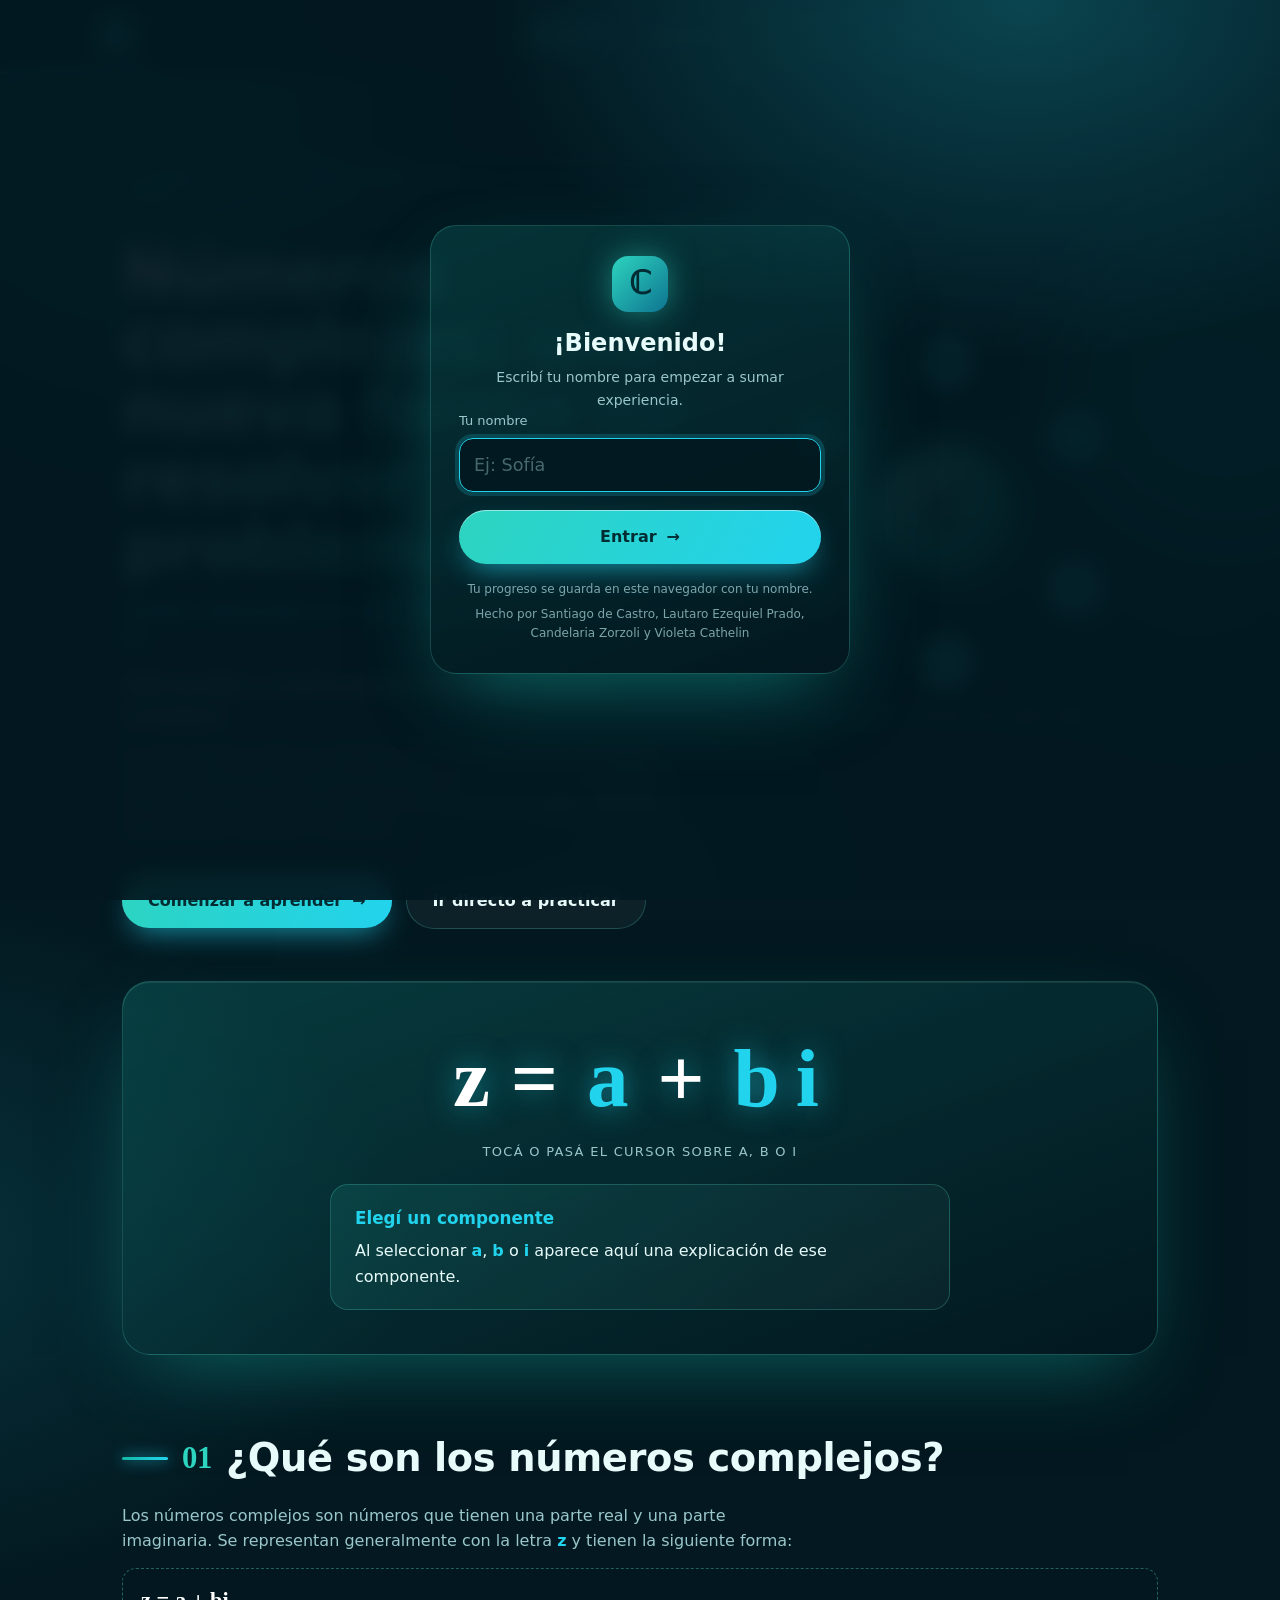
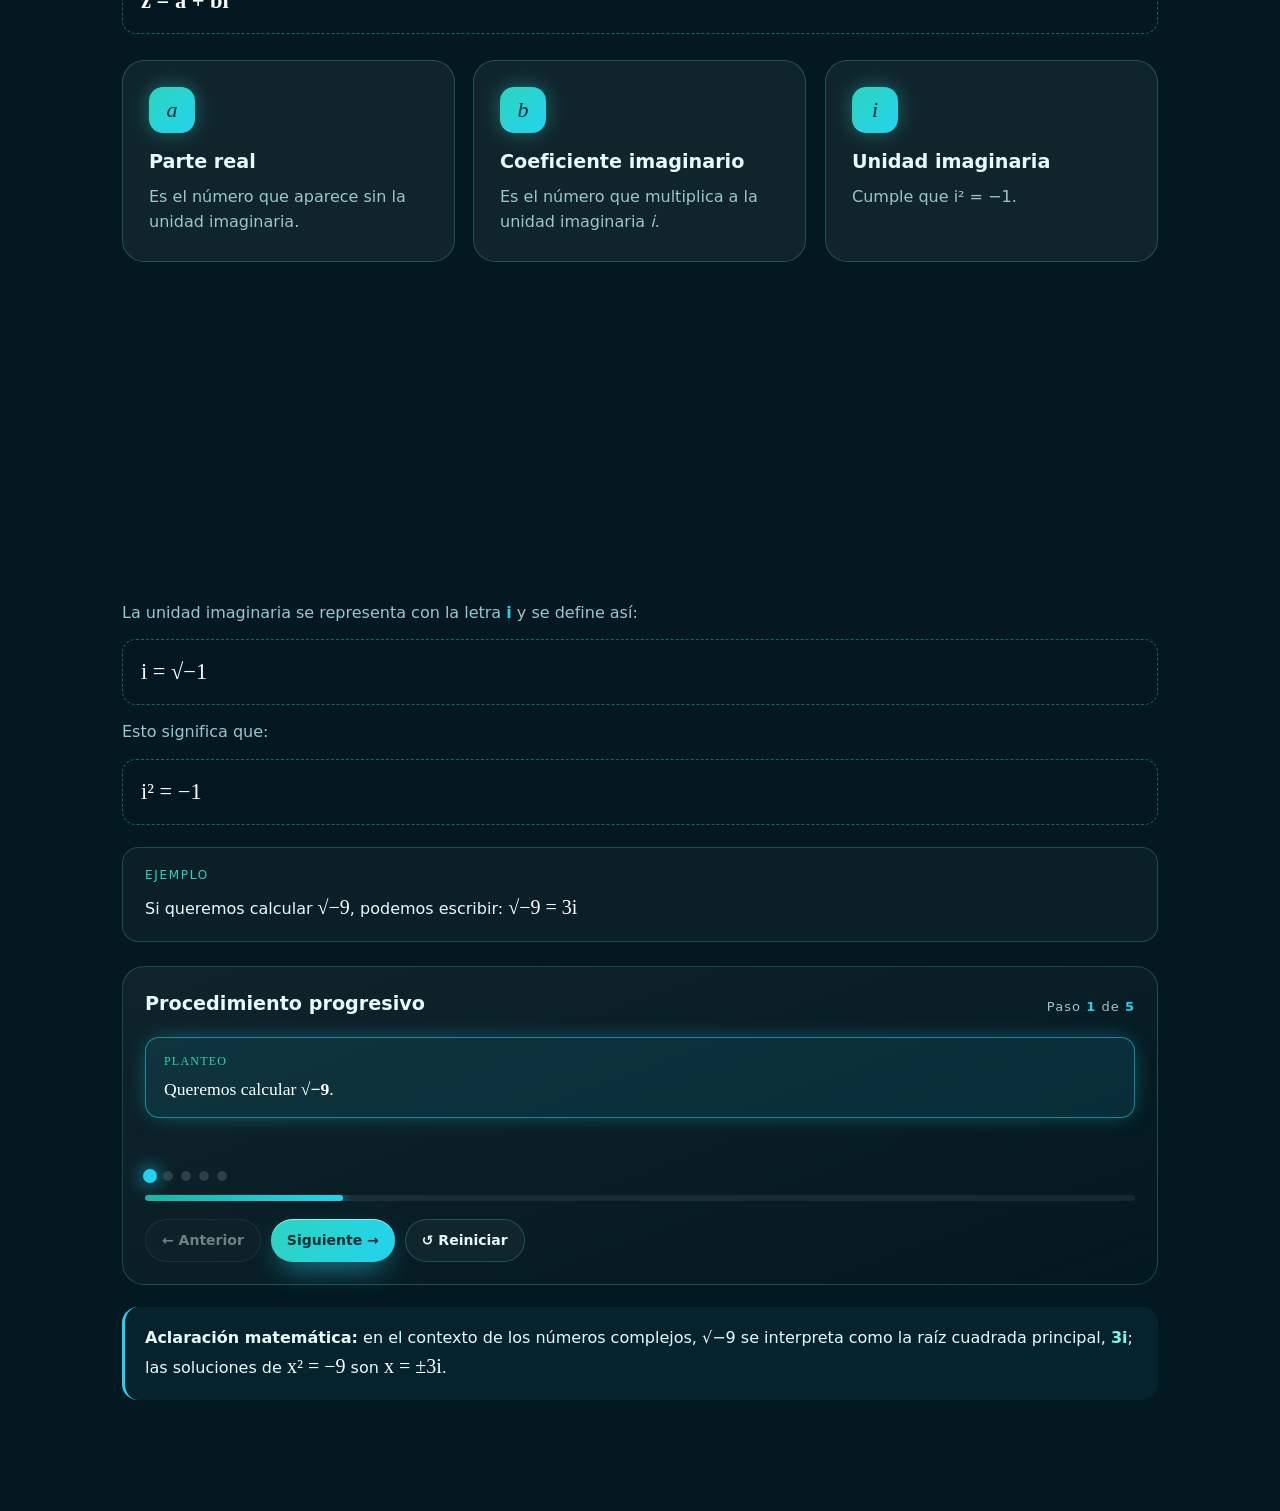
<file: index.html>
<!DOCTYPE html>
<html lang="es">
<head>
<meta charset="UTF-8">
<meta name="viewport" content="width=device-width, initial-scale=1">
<title>Números complejos · Análisis Matemático 5.º año · Escuela Industrial E.E.S.T N1</title>
<link rel="stylesheet" href="style.css">

</head>
<body class="locked">

<!-- LOGIN / REGISTRO -->
<div class="auth" id="auth" role="dialog" aria-modal="true" aria-labelledby="authTitle">
  <div class="auth-card">
    <div class="auth-logo">ℂ</div>
    <h2 id="authTitle">¡Bienvenido!</h2>
    <p class="sub" id="authSub">Escribí tu nombre para empezar a sumar experiencia.</p>
    <div id="loginForm">
      <div class="field"><label for="lgUser">Tu nombre</label><input id="lgUser" type="text" autocomplete="nickname" maxlength="20" placeholder="Ej: Sofía" required></div>
      <div class="auth-msg" id="lgMsg" aria-live="polite"></div>
      <button class="btn" type="button" id="btnEnter">Entrar <span class="arrow">→</span></button>
    </div>
    <p class="auth-note" id="authNote">Tu progreso se guarda en este navegador con tu nombre.</p>
    <p class="auth-note" style="margin-top:6px">Hecho por Santiago de Castro, Lautaro Ezequiel Prado, Candelaria Zorzoli y Violeta Cathelin</p>
  </div>
</div>
<div class="toasts" id="toasts" aria-live="polite"></div>

<div class="bg" aria-hidden="true">
  <div class="blob b1"></div><div class="blob b2"></div><div class="blob b3"></div>
  <div class="sym" id="sym"></div>
</div>

<header class="nav">
  <div class="nav-in">
    <div class="brand"><div class="brand-mark">i</div><button class="uchip" id="uchip" data-go="perfil" title="Ver mi perfil"><span class="av" id="chipAv">?</span><span id="chipName"></span><span class="xp" id="chipXp">0 XP</span></button></div>
    <nav class="tabs" id="tabs" role="tablist" aria-label="Secciones">
      <div class="pill" id="pill"></div>
      <button class="tab" role="tab" data-go="inicio" aria-current="true"><span class="ic">ℂ</span><span class="idx">1</span>Inicio</button>
      <button class="tab" role="tab" data-go="operaciones" aria-current="false"><span class="ic">+</span><span class="idx">2</span>Operaciones</button>
      <button class="tab" role="tab" data-go="practica" aria-current="false"><span class="ic">✎</span><span class="idx">3</span>Práctica</button>
      <button class="tab" role="tab" data-go="reflexion" aria-current="false"><span class="ic">?</span><span class="idx">4</span>Reflexión</button>
      <button class="tab" role="tab" data-go="conclusion" aria-current="false"><span class="ic">★</span><span class="idx">5</span>Conclusión</button>
      <button class="tab" role="tab" data-go="perfil" aria-current="false"><span class="ic">☺</span><span class="idx">6</span>Perfil</button>
    </nav>
  </div>
  <div class="gbar"><i id="gbar"></i></div>
</header>

<main>

<!-- 1. INICIO -->
<section class="view active" id="v-inicio" aria-label="Inicio y conceptos">
  <div class="deco" style="width:340px;height:340px;background:var(--turq);right:-120px;top:120px"></div>
  <div class="wrap">
    <div class="hero-grid">
      <div>
        <span class="kicker" data-reveal><span class="dot"></span>Análisis Matemático 5.º año · Escuela Industrial E.E.S.T N1</span>
        <h1 class="title" data-reveal style="--rd:80ms">Números complejos: una nueva forma de resolver problemas</h1>
        <p class="subtitle" data-reveal style="--rd:160ms">Análisis Matemático 5.º año · Escuela Industrial E.E.S.T N1</p>
        <p class="lead" data-reveal style="--rd:260ms">¡Bienvenidos a nuestra página web sobre números complejos!</p>
        <p class="p" data-reveal style="--rd:340ms">En este espacio vamos a aprender qué son los números complejos, cómo se representan algebraicamente y cuáles son sus operaciones básicas. La idea es comprender los conceptos principales mediante explicaciones sencillas y ejemplos.</p>
        <div class="cta-row" data-reveal style="--rd:440ms">
          <button class="btn" data-go="operaciones">Comenzar a aprender <span class="arrow">→</span></button>
          <button class="btn ghost" data-go="practica">Ir directo a practicar</button>
        </div>
      </div>
      <div data-reveal="zoom" style="--rd:200ms">
        <div class="orbit" id="orbit" aria-label="Conjuntos numéricos">
          <div class="ring"></div><div class="ring r2"></div>
          <div class="letters" id="letters"></div>
          <div class="core" tabindex="0" data-set="C">ℂ<span class="tip"><b>ℂ · Números complejos</b>Son de la forma a + bi, con a y b reales. Incluyen a todos los demás conjuntos.</span></div>
        </div>
        <p class="orbit-hint">Tocá o pasá el mouse por cada letra</p>
      </div>
    </div>

    <div class="fhero" data-reveal="formula" style="--rd:120ms">
      <div class="shine"></div>
      <div class="big" aria-label="z igual a a más b i">
        z = <span class="part" data-part="a" tabindex="0" role="button">a</span> +
        <span class="part" data-part="b" tabindex="0" role="button">b</span><span class="part" data-part="i" tabindex="0" role="button">i</span>
      </div>
      <div class="caption">Tocá o pasá el cursor sobre a, b o i</div>
      <div class="panel" id="partPanel" aria-live="polite">
        <strong>Elegí un componente</strong>
        <p>Al seleccionar <span class="hl">a</span>, <span class="hl">b</span> o <span class="hl">i</span> aparece aquí una explicación de ese componente.</p>
      </div>
    </div>

    <h2 class="h2" data-reveal><span class="num">01</span>¿Qué son los números complejos?</h2>
    <p class="p" data-reveal>Los números complejos son números que tienen una parte real y una parte imaginaria. Se representan generalmente con la letra <span class="hl">z</span> y tienen la siguiente forma:</p>
    <div class="mathline" data-reveal><strong>z = a + bi</strong></div>

    <div class="grid3">
      <article class="card" data-reveal data-tilt style="--rd:0ms">
        <div class="badge-ico">a</div>
        <h3 class="h3">Parte real</h3>
        <p class="muted">Es el número que aparece sin la unidad imaginaria.</p>
      </article>
      <article class="card" data-reveal data-tilt style="--rd:120ms">
        <div class="badge-ico">b</div>
        <h3 class="h3">Coeficiente imaginario</h3>
        <p class="muted">Es el número que multiplica a la unidad imaginaria <i>i</i>.</p>
      </article>
      <article class="card" data-reveal data-tilt style="--rd:240ms">
        <div class="badge-ico">i</div>
        <h3 class="h3">Unidad imaginaria</h3>
        <p class="muted">Cumple que i² = −1.</p>
      </article>
    </div>

    <div class="example" data-reveal>
      <div class="lbl">Ejemplo</div>
      <p>En el número <span class="ex-math">z = 3 + 2i</span>, la parte real es <span class="res">3</span> y el coeficiente de la parte imaginaria es <span class="res">2</span>.</p>
    </div>
    <p class="p" data-reveal style="margin-top:22px">Los números complejos permiten resolver algunas operaciones y ecuaciones que no tienen solución dentro de los números reales.</p>

    <h2 class="h2" data-reveal><span class="num">02</span>La unidad imaginaria</h2>
    <p class="p" data-reveal>La unidad imaginaria se representa con la letra <span class="hl">i</span> y se define así:</p>
    <div class="mathline" data-reveal>i = √−1</div>
    <p class="p" data-reveal>Esto significa que:</p>
    <div class="mathline" data-reveal>i² = −1</div>

    <div class="example" data-reveal>
      <div class="lbl">Ejemplo</div>
      <p>Si queremos calcular <span class="ex-math">√−9</span>, podemos escribir: <span class="ex-math">√−9 = 3i</span></p>
    </div>

    <div class="stepper" data-stepper="st-unit" data-reveal>
      <div class="stepper-head"><div class="h3">Procedimiento progresivo</div><div class="counter">Paso <b class="cur">1</b> de <b class="tot">1</b></div></div>
      <div class="step-area" aria-live="polite"></div>
      <div class="dots"></div>
      <div class="bar"><i></i></div>
      <div class="controls">
        <button class="btn ghost small" data-act="prev">← Anterior</button>
        <button class="btn small" data-act="next">Siguiente →</button>
        <button class="btn ghost small" data-act="reset">↺ Reiniciar</button>
      </div>
    </div>

    <div class="note" data-reveal>
      <strong>Aclaración matemática:</strong> en el contexto de los números complejos, √−9 se interpreta como la raíz cuadrada principal, <span class="res">3i</span>; las soluciones de <span class="ex-math">x² = −9</span> son <span class="ex-math">x = ±3i</span>.
    </div>
  </div>
</section>

<!-- 2. OPERACIONES -->
<section class="view" id="v-operaciones" aria-label="Explicaciones y operaciones">
  <div class="deco" style="width:300px;height:300px;background:#0e7490;left:-120px;top:60px"></div>
  <div class="wrap">
    <span class="kicker" data-reveal><span class="dot"></span>Sección 2</span>
    <h2 class="title sm" data-reveal style="--rd:80ms">Explicaciones y operaciones</h2>
    <p class="lead" data-reveal style="--rd:160ms">Cada operación se muestra paso a paso. Usá los controles para avanzar, retroceder o reiniciar.</p>

    <h2 class="h2" data-reveal><span class="num">2.1</span>Suma</h2>
    <div class="card" data-reveal data-tilt>
      <div class="badge-ico">+</div>
      <p class="muted">Para sumar números complejos, sumamos las partes reales entre sí y las partes imaginarias entre sí.</p>
      <div class="example"><div class="lbl">Ejemplo</div><div class="ex-math">(3 + 2i) + (1 + 4i)</div></div>
      <div class="mathline" style="margin-top:14px">Resultado: <span class="res">4 + 6i</span></div>
      <div class="stepper" data-stepper="st-sum">
        <div class="stepper-head"><div class="h3">Procedimiento animado</div><div class="counter">Paso <b class="cur">1</b> de <b class="tot">1</b></div></div>
        <div class="step-area" aria-live="polite"></div>
        <div class="dots"></div>
        <div class="bar"><i></i></div>
        <div class="controls">
          <button class="btn ghost small" data-act="prev">← Anterior</button>
          <button class="btn small" data-act="next">Siguiente →</button>
          <button class="btn ghost small" data-act="reset">↺ Reiniciar</button>
        </div>
      </div>
    </div>

    <h2 class="h2" data-reveal><span class="num">2.2</span>Resta</h2>
    <div class="card" data-reveal data-tilt>
      <div class="badge-ico">−</div>
      <p class="muted">Para restar números complejos, restamos las partes reales entre sí y las partes imaginarias entre sí.</p>
      <div class="example"><div class="lbl">Ejemplo</div><div class="ex-math">(5 + 3i) − (2 + i)</div></div>
      <div class="mathline" style="margin-top:14px">Resultado: <span class="res">3 + 2i</span></div>
      <div class="stepper" data-stepper="st-sub">
        <div class="stepper-head"><div class="h3">Procedimiento animado</div><div class="counter">Paso <b class="cur">1</b> de <b class="tot">1</b></div></div>
        <div class="step-area" aria-live="polite"></div>
        <div class="dots"></div>
        <div class="bar"><i></i></div>
        <div class="controls">
          <button class="btn ghost small" data-act="prev">← Anterior</button>
          <button class="btn small" data-act="next">Siguiente →</button>
          <button class="btn ghost small" data-act="reset">↺ Reiniciar</button>
        </div>
      </div>
    </div>

    <h2 class="h2" data-reveal><span class="num">2.3</span>Multiplicación</h2>
    <div class="card" data-reveal data-tilt>
      <div class="badge-ico">×</div>
      <p class="muted">Para multiplicar números complejos, aplicamos la propiedad distributiva y recordamos que i² = −1.</p>
      <div class="example"><div class="lbl">Ejemplo</div><div class="ex-math">(2 + i)(3 + i)</div></div>
      <div class="mathline" style="margin-top:14px">Resultado: <span class="res">5 + 5i</span></div>
      <div class="stepper" data-stepper="st-mul">
        <div class="stepper-head"><div class="h3">Procedimiento animado</div><div class="counter">Paso <b class="cur">1</b> de <b class="tot">1</b></div></div>
        <div class="step-area" aria-live="polite"></div>
        <div class="dots"></div>
        <div class="bar"><i></i></div>
        <div class="controls">
          <button class="btn ghost small" data-act="prev">← Anterior</button>
          <button class="btn small" data-act="next">Siguiente →</button>
          <button class="btn ghost small" data-act="reset">↺ Reiniciar</button>
        </div>
      </div>
    </div>

    <div class="note" data-reveal style="margin-top:34px">
      <strong>Idea clave:</strong> trabajamos igual que con binomios, agrupando términos semejantes. La única regla extra es reemplazar <span class="res">i² por −1</span>.
    </div>
    <div class="cta-row" data-reveal><button class="btn" data-go="practica">Practicar con ejercicios <span class="arrow">→</span></button></div>
  </div>
</section>

<!-- 3. PRÁCTICA -->
<section class="view" id="v-practica" aria-label="Práctica interactiva">
  <div class="deco" style="width:320px;height:320px;background:var(--cyan);opacity:.25;right:-100px;top:40px"></div>
  <div class="wrap">
    <div class="practice-head">
      <div>
        <span class="kicker" data-reveal><span class="dot"></span>Sección 3</span>
        <h2 class="title sm" data-reveal style="--rd:80ms">¡Poné a prueba lo que aprendiste!</h2>
        <p class="lead" data-reveal style="--rd:160ms">Ahora que conocemos los conceptos básicos, vamos a practicar con algunos ejercicios.</p>
      </div>
      <div class="score" data-reveal style="--rd:220ms">
        <div class="muted" style="font-size:13px;letter-spacing:.08em;text-transform:uppercase">Progreso</div>
        <div class="big-n"><span id="solvedN">0</span> / 4 resueltos</div>
        <div class="bar"><i id="practiceBar"></i></div>
      </div>
    </div>

    <article class="ex gen" data-reveal id="gen">
      <div class="gen-head">
        <div>
          <div class="h3">Generador de operaciones</div>
          <p class="muted" style="font-size:14px">Cada operación es aleatoria y distinta para cada usuario. Resolvela bien para ganar experiencia.</p>
        </div>
        <button class="btn" id="btnGen">Generar operación <span class="arrow">⟳</span></button>
      </div>
      <p class="gen-empty" id="genEmpty">Tocá <b>Generar operación</b> para empezar.</p>
      <div class="gen-body" id="genBody" hidden>
        <div class="ex-top" style="margin-top:18px"><span class="gen-type" id="genType"></span><span class="xp-pill" id="genXp"></span><div class="ex-status" data-status>Pendiente</div></div>
        <p class="ex-prompt" id="genPrompt">Resolvé:</p>
        <div class="ex-expr" id="genExpr"></div>
        <div class="fields"><div class="field" style="max-width:360px"><label for="genIn">Tu respuesta</label><input id="genIn" type="text" autocomplete="off" placeholder="Formato: a + bi"></div></div>
        <div class="ex-actions">
          <button class="btn small" id="genCheck">Verificar</button>
          <button class="btn ghost small" id="genHint">Pista</button>
        </div>
        <div class="ex-actions" id="genWrong" hidden>
          <button class="btn small" id="genRetry">↺ Reintentar</button>
          <button class="btn ghost small" id="genChange">Cambiar ejercicio</button>
        </div>
        <div class="hints" id="genHints"></div>
        <div class="fb" id="genFb" role="status"></div>
        <div class="explain" id="genExplain" hidden></div>
      </div>
    </article>

    <h2 class="h2" data-reveal><span class="num">✎</span>Ejercicios guiados</h2>

    <article class="ex" data-reveal data-ex="1">
      <div class="ex-top"><div class="ex-num">1</div><div class="ex-status" data-status>Pendiente</div></div>
      <p class="ex-prompt">Identificá la parte real y el coeficiente de la parte imaginaria de:</p>
      <div class="ex-expr">4 + 7i</div>
      <div class="fields">
        <div class="field"><label for="e1re">Parte real</label><input id="e1re" type="text" autocomplete="off" placeholder="Un número" data-f="re"></div>
        <div class="field"><label for="e1im">Coeficiente imaginario</label><input id="e1im" type="text" autocomplete="off" placeholder="Un número" data-f="im"></div>
      </div>
      <div class="ex-actions">
        <button class="btn small" data-check>Verificar</button>
        <button class="btn ghost small" data-hint>Pista</button>
        <button class="btn ghost small" data-explain disabled>Ver explicación</button>
        <button class="btn ghost small" data-retry>Reintentar</button>
      </div>
      <div class="hints" data-hints></div>
      <div class="fb" data-fb role="status"></div>
      <div class="explain" data-explain-box hidden></div>
    </article>

    <article class="ex" data-reveal data-ex="2">
      <div class="ex-top"><div class="ex-num">2</div><div class="ex-status" data-status>Pendiente</div></div>
      <p class="ex-prompt">Resolvé:</p>
      <div class="ex-expr">(2 + 3i) + (4 + i)</div>
      <div class="fields"><div class="field" style="max-width:360px"><label for="e2in">Tu respuesta</label><input id="e2in" type="text" autocomplete="off" placeholder="Formato: a + bi" data-f="z"></div></div>
      <div class="ex-actions">
        <button class="btn small" data-check>Verificar</button>
        <button class="btn ghost small" data-hint>Pista</button>
        <button class="btn ghost small" data-explain disabled>Ver explicación</button>
        <button class="btn ghost small" data-retry>Reintentar</button>
      </div>
      <div class="hints" data-hints></div>
      <div class="fb" data-fb role="status"></div>
      <div class="explain" data-explain-box hidden></div>
    </article>

    <article class="ex" data-reveal data-ex="3">
      <div class="ex-top"><div class="ex-num">3</div><div class="ex-status" data-status>Pendiente</div></div>
      <p class="ex-prompt">Resolvé:</p>
      <div class="ex-expr">(6 + 5i) − (2 + 3i)</div>
      <div class="fields"><div class="field" style="max-width:360px"><label for="e3in">Tu respuesta</label><input id="e3in" type="text" autocomplete="off" placeholder="Formato: a + bi" data-f="z"></div></div>
      <div class="ex-actions">
        <button class="btn small" data-check>Verificar</button>
        <button class="btn ghost small" data-hint>Pista</button>
        <button class="btn ghost small" data-explain disabled>Ver explicación</button>
        <button class="btn ghost small" data-retry>Reintentar</button>
      </div>
      <div class="hints" data-hints></div>
      <div class="fb" data-fb role="status"></div>
      <div class="explain" data-explain-box hidden></div>
    </article>

    <article class="ex" data-reveal data-ex="4">
      <div class="ex-top"><div class="ex-num">4</div><div class="ex-status" data-status>Pendiente</div></div>
      <p class="ex-prompt">Calculá:</p>
      <div class="ex-expr">(1 + 2i)(2 + i)</div>
      <div class="fields"><div class="field" style="max-width:360px"><label for="e4in">Tu respuesta final</label><input id="e4in" type="text" autocomplete="off" placeholder="Formato: a + bi" data-f="z"></div></div>
      <div class="ex-actions">
        <button class="btn small" data-check>Verificar</button>
        <button class="btn ghost small" data-hint>Pista</button>
        <button class="btn ghost small" data-explain disabled>Ver explicación</button>
        <button class="btn ghost small" data-retry>Reintentar</button>
      </div>
      <div class="hints" data-hints></div>
      <div class="fb" data-fb role="status"></div>
      <div class="explain" data-explain-box hidden></div>
    </article>

    <div class="cta-row" style="margin-top:30px" data-reveal>
      <button class="btn ghost" id="btnSummary">Ver resumen de ejercicios</button>
      <button class="btn ghost" id="btnResetPractice">Reiniciar práctica</button>
    </div>
    <div class="summary" id="summary" role="region" aria-label="Resumen de ejercicios">
      <h3 class="h3">Resumen de ejercicios</h3>
      <p class="muted" id="sumText"></p>
      <ul id="sumList"></ul>
    </div>
  </div>
</section>

<!-- 4. REFLEXIÓN -->
<section class="view" id="v-reflexion" aria-label="Autorreflexión">
  <div class="deco" style="width:280px;height:280px;background:var(--turq);left:-100px;top:200px"></div>
  <div class="wrap">
    <span class="kicker" data-reveal><span class="dot"></span>Sección 4</span>
    <h2 class="title sm" data-reveal style="--rd:80ms">¿Qué aprendimos?</h2>
    <p class="lead" data-reveal style="--rd:160ms">Después de trabajar con los números complejos, es importante detenernos a pensar en nuestro propio aprendizaje.</p>

    <div class="cta-row" data-reveal style="margin-top:20px">
      <div style="width:min(420px,80vw)">
        <div class="muted" style="font-size:13px;margin-bottom:6px"><span id="reflN">0</span> de 6 preguntas completadas</div>
        <div class="bar"><i id="reflBar"></i></div>
      </div>
    </div>

    <div class="refl-grid" id="reflGrid"></div>

    <div class="cta-row" style="margin-top:26px">
      <button class="btn ghost" id="btnReview">Revisar respuestas</button>
      <button class="btn" id="btnFinish">Finalizar reflexión</button>
    </div>
    <div class="msg" id="reflMsg" aria-live="polite"></div>

    <div class="review" id="review">
      <h3 class="h3">Tus respuestas</h3>
      <div id="reviewList"></div>
    </div>

    <div class="final" id="final" role="status">
      <div class="trophy">🎓</div>
      <h3>¡Reflexión completada!</h3>
      <p class="muted" style="margin-top:8px">Reconocer lo que ya sabés y lo que todavía necesitás repasar es parte esencial de aprender. ¡Muy bien!</p>
    </div>

    <div class="note" data-reveal style="margin-top:40px">
      <p>Aprender números complejos nos permitió conocer un conjunto numérico diferente de los que habíamos estudiado. Aunque al principio algunos conceptos pueden parecer difíciles, con ejemplos y práctica podemos comprenderlos mejor.</p>
      <p style="margin-top:12px">La autorreflexión nos ayuda a reconocer nuestros avances, identificar nuestras dificultades y saber qué necesitamos repasar para seguir aprendiendo.</p>
    </div>
  </div>
</section>

<!-- 5. CONCLUSIÓN -->
<section class="view" id="v-conclusion" aria-label="Conclusión">
  <div class="deco" style="width:260px;height:260px;background:var(--cyan);opacity:.2;right:10%;top:80px"></div>
  <div class="wrap">
    <span class="kicker" data-reveal><span class="dot"></span>Sección 5</span>
    <h2 class="title sm" data-reveal style="--rd:80ms">Lo que nos llevamos de este aprendizaje</h2>

    <div class="conclu" data-reveal="zoom">
      <p class="lead" style="margin-top:0">Los números complejos son una herramienta importante de la matemática porque amplían las posibilidades de resolver ecuaciones y representar cantidades.</p>
      <p class="p" style="max-width:none">A través de esta página, repasamos su definición, la unidad imaginaria y algunas operaciones básicas. Lo más importante es comprender los procedimientos y practicar para ganar confianza.</p>
      <h3 class="h3" style="margin-top:26px">Resumen de conocimientos trabajados</h3>
      <ul class="checks">
        <li data-reveal><span class="tick">✓</span>Identificar la parte real y el coeficiente imaginario.</li>
        <li data-reveal style="--rd:90ms"><span class="tick">✓</span>Comprender la unidad imaginaria.</li>
        <li data-reveal style="--rd:180ms"><span class="tick">✓</span>Resolver sumas y restas.</li>
        <li data-reveal style="--rd:270ms"><span class="tick">✓</span>Resolver multiplicaciones aplicando la propiedad distributiva.</li>
        <li data-reveal style="--rd:360ms"><span class="tick">✓</span>Reconocer los propios avances y las dificultades.</li>
      </ul>
      <div class="end-actions">
        <button class="btn" data-go="inicio">↑ Volver al inicio</button>
        <button class="btn ghost" data-go="practica" data-reset-ex>Repetir los ejercicios</button>
      </div>
    </div>

    <div class="credits" data-reveal>
      <div class="lbl">Realizado por</div>
      <ul>
        <li><span class="ini">S</span>Santiago de Castro</li>
        <li><span class="ini">E</span>Ezequiel Lautaro Prado</li>
        <li><span class="ini">C</span>Candelaria Zorzoli</li>
        <li><span class="ini">V</span>Violeta Cathelín</li>
      </ul>
    </div>

    <p class="footer-note" data-reveal>Números complejos · Análisis Matemático 5.º año · Escuela Industrial E.E.S.T N1</p>
  </div>
</section>

<!-- 6. PERFIL -->
<section class="view" id="v-perfil" aria-label="Mi perfil">
  <div class="deco" style="width:300px;height:300px;background:var(--turq);right:-120px;top:60px"></div>
  <div class="wrap">
    <span class="kicker" data-reveal><span class="dot"></span>Mi perfil</span>
    <div class="prof-top" data-reveal>
      <div class="prof-av" id="pAv">?</div>
      <div>
        <div class="prof-name" id="pName"></div>
        <div class="lvl-badge"><span class="m" id="pLvlSym">ℕ</span><span id="pLvl"></span></div>
        <div class="muted" style="font-size:13px;margin-top:6px" id="pSince"></div>
      </div>
    </div>

    <div class="xpbox" data-reveal>
      <div class="row"><b>Puntos de experiencia</b><span class="res" id="pXp">0 XP</span></div>
      <div class="bar"><i id="pBar"></i></div>
      <div class="row muted" style="font-size:13px;margin-top:8px"><span id="pLvlFrom"></span><span id="pNext"></span></div>
    </div>

    <div class="stats" data-reveal>
      <div class="stat"><div class="v" id="sSolved">0</div><div class="k">Ejercicios resueltos</div></div>
      <div class="stat"><div class="v" id="sAcc">—</div><div class="k">Precisión</div></div>
      <div class="stat"><div class="v" id="sStreak">0</div><div class="k">Racha actual</div></div>
      <div class="stat"><div class="v" id="sBest">0</div><div class="k">Mejor racha</div></div>
    </div>

    <div class="note" data-reveal>
      <strong>¿Cómo gano XP?</strong> Suma y resta: <span class="res">10 XP</span> · Multiplicación: <span class="res">20 XP</span> · Bonus por acertar al primer intento: <span class="res">+5 XP</span>. Los ejercicios guiados dan XP la primera vez que los resolvés.
    </div>

    <h2 class="h2" data-reveal style="margin-top:46px">Historial reciente</h2>
    <ul class="hist" id="pHist"></ul>

    <div class="cta-row" data-reveal>
      <button class="btn" data-go="practica">Ganar más XP <span class="arrow">→</span></button>
      <button class="btn ghost" id="btnLogout">Cerrar sesión</button>
    </div>
  </div>
</section>

</main>

<script src="script.js" defer></script>
</body>
</html>
</file>
<file: style.css>
*{box-sizing:border-box;margin:0;padding:0}
:root{--turq:#14b8a6;--turq2:#2dd4bf;--cyan:#22d3ee;--deep:#031820;--ink:#e8fbfb;--muted:#9ac7cc;--glass:rgba(255,255,255,.055);--line:rgba(94,234,212,.22);--ok:#4ade80;--bad:#f87171;--ease:cubic-bezier(.22,1,.36,1);--math:'STIX Two Math','Cambria Math',Georgia,serif}
html{-webkit-text-size-adjust:100%}
body{font-family:'Inter',system-ui,-apple-system,'Segoe UI',Roboto,sans-serif;color:var(--ink);line-height:1.6;min-height:100vh;overflow-x:hidden;background:radial-gradient(1200px 700px at 85% -10%,#0b4a55,transparent 60%),radial-gradient(900px 600px at -10% 40%,#07323b,transparent 60%),var(--deep);opacity:0;transition:opacity 1.1s var(--ease)}
body.ready{opacity:1}
button,input,textarea{font:inherit}
.bg{position:fixed;inset:0;z-index:0;pointer-events:none;overflow:hidden}
.blob{position:absolute;border-radius:50%;filter:blur(90px);opacity:.33;animation:drift 26s ease-in-out infinite alternate;will-change:transform}
.b1{width:520px;height:520px;background:var(--turq);left:-140px;top:-120px}
.b2{width:460px;height:460px;background:#0e7490;right:-150px;top:30%;animation-duration:32s}
.b3{width:380px;height:380px;background:var(--cyan);opacity:.16;left:35%;bottom:-180px;animation-duration:22s}
@keyframes drift{from{transform:translate3d(0,0,0) scale(1)}to{transform:translate3d(80px,60px,0) scale(1.12)}}
.sym span{position:absolute;font-family:var(--math);color:var(--cyan);opacity:.14;font-size:var(--s);animation:float var(--d) ease-in-out infinite;animation-delay:var(--dl)}
@keyframes float{0%,100%{transform:translate3d(0,0,0) rotate(0)}50%{transform:translate3d(14px,-26px,0) rotate(12deg)}}

.nav{position:sticky;top:0;z-index:50;backdrop-filter:blur(16px);-webkit-backdrop-filter:blur(16px);background:rgba(3,24,32,.72);border-bottom:1px solid var(--line)}
.nav-in{max-width:1120px;margin:0 auto;padding:12px 20px;display:flex;align-items:center;gap:18px}
.brand{display:flex;align-items:center;gap:10px;font-weight:700;white-space:nowrap}
.brand-mark{width:34px;height:34px;border-radius:10px;display:grid;place-items:center;background:linear-gradient(135deg,var(--turq2),#0e7490);color:#022c33;font-family:var(--math);font-style:italic;font-size:20px;box-shadow:0 0 22px rgba(45,212,191,.45);transition:transform .6s var(--ease)}
.brand:hover .brand-mark{transform:rotate(-12deg) scale(1.08)}
.tabs{position:relative;display:flex;gap:4px;margin-left:auto;overflow-x:auto;scrollbar-width:none;padding:4px;border-radius:999px;background:rgba(255,255,255,.04);border:1px solid var(--line);max-width:100%}
.tabs::-webkit-scrollbar{display:none}
.pill{position:absolute;left:0;top:4px;bottom:4px;width:0;border-radius:999px;background:linear-gradient(120deg,rgba(45,212,191,.38),rgba(34,211,238,.18));box-shadow:0 0 18px rgba(34,211,238,.35),inset 0 0 0 1px rgba(94,234,212,.5);transition:transform .6s var(--ease),width .6s var(--ease)}
.tab{position:relative;z-index:1;display:flex;align-items:center;gap:7px;padding:8px 14px;border:0;background:none;color:var(--muted);font-size:14px;border-radius:999px;cursor:pointer;white-space:nowrap;transition:color .3s,transform .3s var(--ease)}
.tab:hover{color:var(--ink);transform:translateY(-1px)}
.tab:focus-visible{outline:2px solid var(--cyan);outline-offset:2px}
.tab[aria-current="true"]{color:#fff}
.tab .ic{font-family:var(--math);font-style:italic;color:var(--turq2)}
.tab .idx{display:none}
.gbar{height:2px;background:rgba(255,255,255,.06)}
.gbar i{display:block;height:100%;width:0;background:linear-gradient(90deg,var(--turq),var(--cyan));box-shadow:0 0 10px var(--cyan);transition:width .8s var(--ease)}

main{position:relative;z-index:1;overflow-x:clip}
.view{display:none;padding:56px 0 110px}
.view.active{display:block;animation:viewIn .75s var(--ease) both}
.view.leaving{display:block;animation:viewOut .38s ease-in forwards;pointer-events:none}
@keyframes viewIn{from{opacity:0;transform:translate3d(0,36px,0) scale(.985);filter:blur(6px)}to{opacity:1;transform:none;filter:none}}
@keyframes viewOut{to{opacity:0;transform:translate3d(-30px,0,0) scale(.98);filter:blur(4px)}}
.wrap{max-width:1080px;margin:0 auto;padding:0 22px;position:relative}
.deco{position:absolute;border-radius:50%;pointer-events:none;filter:blur(40px);opacity:.5;will-change:transform}

[data-reveal]{opacity:0;translate:0 26px;scale:.97;transition:opacity .8s var(--ease),translate .9s var(--ease),scale .9s var(--ease),filter .9s var(--ease);transition-delay:var(--rd,0ms)}
[data-reveal].in{opacity:1;translate:0 0;scale:1}
[data-reveal="zoom"]{scale:.82}
[data-reveal="formula"]{translate:0 14px;scale:.94;filter:blur(5px)}
[data-reveal="formula"].in{filter:none}

.kicker{display:inline-flex;gap:8px;align-items:center;font-size:13px;letter-spacing:.16em;text-transform:uppercase;color:var(--cyan);padding:6px 14px;border:1px solid var(--line);border-radius:999px;background:rgba(34,211,238,.06)}
.dot{width:7px;height:7px;border-radius:50%;background:var(--cyan);box-shadow:0 0 10px var(--cyan);animation:pulse 2s infinite}
@keyframes pulse{0%,100%{opacity:1;transform:scale(1)}50%{opacity:.4;transform:scale(.7)}}
.title{font-size:clamp(2.2rem,5.6vw,4.1rem);line-height:1.05;font-weight:800;letter-spacing:-.02em;margin:22px 0 14px;max-width:18ch;background:linear-gradient(120deg,#fff 10%,var(--turq2) 55%,var(--cyan) 92%);-webkit-background-clip:text;background-clip:text;color:transparent}
.title.sm{font-size:clamp(2rem,4.6vw,3.2rem)}
.subtitle{color:var(--cyan);font-weight:600;font-size:1.1rem;margin-top:6px}
.lead{font-size:1.2rem;margin-top:18px;max-width:62ch}
.p{color:var(--muted);max-width:68ch;margin-top:8px}
.h2{font-size:clamp(1.6rem,3.4vw,2.4rem);font-weight:750;margin:72px 0 14px;letter-spacing:-.01em;display:flex;align-items:center;gap:14px;flex-wrap:wrap}
.h2 .num{font-family:var(--math);color:var(--turq2);font-size:.8em}
.h2::before{content:'';width:46px;height:3px;border-radius:3px;background:linear-gradient(90deg,var(--turq),var(--cyan));box-shadow:0 0 14px var(--cyan)}
.h3{font-size:1.2rem;font-weight:700;margin-bottom:6px}
.muted{color:var(--muted)}
.hl{color:var(--cyan);font-weight:700}
.res{color:#7ff7e4;font-weight:700}
.mathline{font-family:var(--math);font-size:clamp(1.15rem,2.4vw,1.4rem);color:#fff;background:rgba(3,24,32,.6);border:1px dashed rgba(94,234,212,.35);padding:14px 18px;border-radius:14px;margin:14px 0;overflow-x:auto}
.ex-math{font-family:var(--math);font-size:1.25rem;color:#fff}

.hero-grid{display:grid;grid-template-columns:1.15fr .85fr;gap:36px;align-items:center;padding-top:30px}
.cta-row{display:flex;gap:14px;flex-wrap:wrap;margin-top:30px;align-items:center}

.btn{position:relative;display:inline-flex;align-items:center;gap:10px;padding:14px 26px;border-radius:999px;border:0;cursor:pointer;font-weight:700;color:#022c33;background:linear-gradient(120deg,var(--turq2),var(--cyan));box-shadow:0 12px 30px -10px rgba(34,211,238,.7),inset 0 1px 0 rgba(255,255,255,.5);transition:transform .35s var(--ease),box-shadow .35s,filter .3s;overflow:hidden;isolation:isolate}
.btn::before{content:'';position:absolute;inset:0;z-index:-1;background:linear-gradient(110deg,transparent 30%,rgba(255,255,255,.55) 50%,transparent 70%);transform:translateX(-120%);transition:transform .9s var(--ease)}
.btn:hover{transform:translateY(-3px);box-shadow:0 18px 40px -10px rgba(34,211,238,.85)}
.btn:hover::before{transform:translateX(120%)}
.btn:active{transform:translateY(1px) scale(.97)}
.btn:focus-visible{outline:3px solid rgba(34,211,238,.6);outline-offset:3px}
.btn.ghost{background:rgba(255,255,255,.04);color:var(--ink);border:1px solid var(--line);box-shadow:none}
.btn.ghost:hover{border-color:rgba(94,234,212,.6)}
.btn.small{padding:9px 16px;font-size:14px}
.btn[disabled]{opacity:.45;cursor:not-allowed;transform:none;filter:grayscale(.4)}
.btn[disabled]::before{display:none}
.btn .arrow{transition:transform .35s var(--ease)}
.btn:hover .arrow{transform:translateX(5px)}

.fhero{text-align:center;padding:44px 22px;border-radius:28px;position:relative;overflow:hidden;margin-top:52px;background:linear-gradient(160deg,rgba(20,184,166,.22),rgba(3,24,32,.5));border:1px solid var(--line);box-shadow:0 30px 80px -30px rgba(20,184,166,.5),inset 0 1px 0 rgba(255,255,255,.08)}
.shine{position:absolute;inset:0;pointer-events:none;background:linear-gradient(110deg,transparent 30%,rgba(255,255,255,.12) 50%,transparent 70%);transform:translateX(-100%);animation:shine 6s infinite}
@keyframes shine{0%,60%{transform:translateX(-100%)}100%{transform:translateX(100%)}}
.big{font-family:var(--math);font-size:clamp(2.6rem,7.5vw,5.2rem);font-weight:700;color:#fff;text-shadow:0 0 30px rgba(34,211,238,.55);line-height:1.25;position:relative}
.part{display:inline-block;cursor:pointer;color:var(--cyan);border-radius:14px;padding:0 8px;transition:background .3s,color .3s,transform .35s var(--ease)}
.part:hover{background:rgba(34,211,238,.12);transform:translateY(-5px)}
.part.on{background:rgba(34,211,238,.2);color:#fff;transform:translateY(-4px) scale(1.05)}
.part:focus-visible{outline:none;box-shadow:0 0 0 3px rgba(34,211,238,.5)}
.caption{color:var(--muted);margin-top:12px;font-size:13px;letter-spacing:.1em;text-transform:uppercase;position:relative}
.panel{margin:22px auto 0;max-width:620px;min-height:96px;padding:20px 24px;border-radius:18px;text-align:left;background:linear-gradient(135deg,rgba(45,212,191,.12),rgba(255,255,255,.03));border:1px solid var(--line);position:relative}
.panel.swap{animation:swapIn .5s var(--ease)}
.panel strong{color:var(--cyan);font-size:1.05rem}
.panel p{margin-top:6px}
@keyframes swapIn{from{opacity:0;transform:translateY(10px) scale(.98)}to{opacity:1;transform:none}}

.orbit{position:relative;width:min(300px,70vw);aspect-ratio:1;margin:0 auto;display:grid;place-items:center}
.orbit .ring{position:absolute;inset:0;border-radius:50%;border:1px dashed rgba(94,234,212,.3);animation:spin 22s linear infinite}
.orbit .ring.r2{inset:14%;border-style:solid;border-color:rgba(34,211,238,.25);animation-duration:14s;animation-direction:reverse}
.orbit .core{width:46%;aspect-ratio:1;border-radius:50%;display:grid;place-items:center;background:radial-gradient(circle at 35% 30%,#7ff7e4,var(--turq) 55%,#0b3c49);box-shadow:0 0 60px rgba(45,212,191,.55);font-family:var(--math);font-size:clamp(2rem,5vw,3rem);color:#022c33;font-weight:700;animation:breathe 4s ease-in-out infinite}
.orbit .sat{position:absolute;width:14px;height:14px;border-radius:50%;background:var(--cyan);box-shadow:0 0 16px var(--cyan);top:50%;left:50%;margin:-7px;animation:orbit 9s linear infinite}
.orbit .sat.s2{animation-duration:6s;background:var(--turq2)}
@keyframes spin{to{transform:rotate(360deg)}}
@keyframes orbit{from{transform:rotate(0) translateX(150px)}to{transform:rotate(360deg) translateX(150px) rotate(-360deg)}}
@keyframes breathe{0%,100%{transform:scale(1)}50%{transform:scale(1.06)}}

.grid3{display:grid;grid-template-columns:repeat(3,1fr);gap:18px;margin-top:26px}
.card{background:var(--glass);border:1px solid var(--line);border-radius:22px;padding:26px;position:relative;overflow:hidden;transition:transform .35s var(--ease),border-color .4s,box-shadow .4s;transform-style:preserve-3d;transform:perspective(900px) rotateX(var(--rx,0deg)) rotateY(var(--ry,0deg));backdrop-filter:blur(6px)}
.card:hover{border-color:rgba(45,212,191,.5);box-shadow:0 20px 50px -22px rgba(20,184,166,.5)}
.card::after{content:'';position:absolute;inset:0;pointer-events:none;opacity:0;transition:opacity .4s;background:radial-gradient(340px circle at var(--mx,50%) var(--my,0%),rgba(45,212,191,.16),transparent 45%)}
.card:hover::after{opacity:1}
.badge-ico{width:46px;height:46px;border-radius:14px;display:grid;place-items:center;font-family:var(--math);font-size:22px;font-style:italic;color:#022c33;background:linear-gradient(135deg,var(--turq2),var(--cyan));box-shadow:0 0 20px rgba(45,212,191,.4);margin-bottom:14px;transition:transform .5s var(--ease)}
.card:hover .badge-ico{transform:rotate(-8deg) scale(1.08)}
.note{margin-top:22px;padding:18px 20px;border-radius:16px;border-left:3px solid var(--cyan);background:rgba(34,211,238,.06)}
.example{margin-top:22px;padding:18px 22px;border-radius:16px;background:rgba(255,255,255,.03);border:1px solid var(--line)}
.example .lbl{font-size:12px;letter-spacing:.14em;text-transform:uppercase;color:var(--turq2);margin-bottom:6px}

.stepper{margin-top:24px;border-radius:22px;padding:22px;background:linear-gradient(160deg,rgba(255,255,255,.05),rgba(3,24,32,.55));border:1px solid var(--line)}
.stepper-head{display:flex;justify-content:space-between;align-items:center;gap:12px;flex-wrap:wrap}
.counter{font-size:13px;color:var(--muted);letter-spacing:.08em}
.counter b{color:var(--cyan)}
.dots{display:flex;gap:8px;margin:14px 0 4px;flex-wrap:wrap}
.dots i{width:10px;height:10px;border-radius:50%;background:rgba(255,255,255,.14);transition:background .4s,transform .4s var(--ease),box-shadow .4s}
.dots i.done{background:var(--turq2)}
.dots i.cur{background:var(--cyan);transform:scale(1.4);box-shadow:0 0 12px var(--cyan)}
.step-area{min-height:120px;display:flex;flex-direction:column;gap:10px;margin-top:12px}
.step{padding:14px 18px;border-radius:14px;font-family:var(--math);font-size:1.1rem;background:rgba(255,255,255,.035);border:1px solid rgba(94,234,212,.12);color:var(--muted);transition:color .4s,background .4s,opacity .4s}
.step.past{opacity:.5}
.step.now{color:#fff;background:rgba(34,211,238,.1);border-color:rgba(34,211,238,.55);box-shadow:0 0 24px -8px rgba(34,211,238,.6);animation:stepIn .55s var(--ease) both}
.step .tag{display:block;font-family:var(--math);font-size:12px;letter-spacing:.1em;color:var(--turq2);margin-bottom:4px;text-transform:uppercase}
@keyframes stepIn{from{opacity:0;transform:translateX(-14px) scale(.98)}to{opacity:1;transform:none}}
.controls{display:flex;gap:10px;flex-wrap:wrap;margin-top:18px}
.bar{height:6px;border-radius:6px;background:rgba(255,255,255,.07);overflow:hidden;margin-top:14px}
.bar i{display:block;height:100%;width:0;border-radius:6px;background:linear-gradient(90deg,var(--turq),var(--cyan));box-shadow:0 0 12px var(--cyan);transition:width .8s var(--ease)}

.practice-head{display:flex;justify-content:space-between;align-items:flex-end;gap:20px;flex-wrap:wrap}
.score{min-width:230px;padding:16px 18px;border-radius:18px;background:rgba(255,255,255,.04);border:1px solid var(--line)}
.score .big-n{font-family:var(--math);font-size:2rem;color:#fff}
.ex{margin-top:26px;padding:26px;border-radius:24px;position:relative;overflow:hidden;background:linear-gradient(160deg,rgba(255,255,255,.05),rgba(3,24,32,.5));border:1px solid var(--line);transition:border-color .5s,box-shadow .5s}
.ex.ok{border-color:rgba(74,222,128,.55);box-shadow:0 0 40px -14px rgba(74,222,128,.55)}
.ex.bad{animation:shake .5s var(--ease)}
@keyframes shake{0%,100%{transform:translateX(0)}20%{transform:translateX(-8px)}40%{transform:translateX(7px)}60%{transform:translateX(-5px)}80%{transform:translateX(3px)}}
.ex-top{display:flex;justify-content:space-between;align-items:center;gap:12px;flex-wrap:wrap}
.ex-num{font-family:var(--math);font-style:italic;font-size:1.1rem;color:#022c33;width:42px;height:42px;border-radius:12px;display:grid;place-items:center;background:linear-gradient(135deg,var(--turq2),var(--cyan))}
.ex-status{font-size:13px;letter-spacing:.08em;color:var(--muted)}
.ex-status.ok{color:var(--ok)}
.ex-status.bad{color:var(--bad)}
.ex-prompt{margin-top:14px;color:var(--muted)}
.ex-expr{font-family:var(--math);font-size:clamp(1.4rem,3.6vw,2rem);color:#fff;margin-top:10px;padding:14px 18px;border-radius:14px;background:rgba(3,24,32,.55);border:1px dashed rgba(94,234,212,.3);display:inline-block}
.fields{display:flex;gap:14px;flex-wrap:wrap;margin-top:18px;align-items:flex-end}
.field{display:flex;flex-direction:column;gap:6px;min-width:180px;flex:1}
.field label{font-size:13px;color:var(--muted)}
input[type=text],textarea{width:100%;color:#fff;padding:12px 14px;border-radius:14px;background:rgba(3,24,32,.65);border:1px solid rgba(94,234,212,.28);transition:border-color .3s,box-shadow .3s,background .3s;outline:none}
input[type=text]{font-size:1.1rem}
input::placeholder,textarea::placeholder{color:rgba(154,199,204,.45)}
input:hover,textarea:hover{border-color:rgba(94,234,212,.5)}
input:focus,textarea:focus{border-color:var(--cyan);box-shadow:0 0 0 4px rgba(34,211,238,.18);background:rgba(3,24,32,.85)}
input:disabled{opacity:.7}
input.wrong{border-color:var(--bad);box-shadow:0 0 0 4px rgba(248,113,113,.15)}
input.right{border-color:var(--ok);box-shadow:0 0 0 4px rgba(74,222,128,.15)}
.ex-actions{display:flex;gap:10px;flex-wrap:wrap;margin-top:18px}
.fb{margin-top:16px;opacity:0;transform:translateY(8px);transition:opacity .4s var(--ease),transform .4s var(--ease);border-radius:14px}
.fb:not(:empty){opacity:1;transform:none;padding:14px 16px}
.fb.ok{background:rgba(74,222,128,.12);border:1px solid rgba(74,222,128,.4);color:#bbf7d0}
.fb.bad{background:rgba(248,113,113,.1);border:1px solid rgba(248,113,113,.4);color:#fecaca}
.hints{margin-top:14px;display:grid;gap:8px}
.hint{padding:10px 14px;border-radius:12px;font-size:14px;background:rgba(34,211,238,.07);border-left:2px solid var(--cyan);animation:swapIn .5s var(--ease) both}
.explain{margin-top:14px;padding:16px 18px;border-radius:14px;background:rgba(255,255,255,.035);border:1px solid var(--line);animation:swapIn .6s var(--ease) both}
.explain[hidden]{display:none}
.explain .mathline{margin:8px 0 0}
.spark{position:absolute;width:8px;height:8px;border-radius:50%;pointer-events:none;background:var(--c);box-shadow:0 0 10px var(--c);animation:burst .9s var(--ease) forwards}
@keyframes burst{to{transform:translate(var(--tx),var(--ty)) scale(.2);opacity:0}}
.summary{margin-top:30px;padding:26px;border-radius:24px;display:none;background:linear-gradient(160deg,rgba(20,184,166,.18),rgba(3,24,32,.5));border:1px solid var(--line)}
.summary.show{display:block;animation:swapIn .7s var(--ease) both}
.summary ul{list-style:none;margin-top:12px;display:grid;gap:10px}
.summary li{display:flex;justify-content:space-between;gap:12px;flex-wrap:wrap;padding:12px 16px;border-radius:12px;background:rgba(255,255,255,.04)}
.summary li span:last-child{font-family:var(--math);color:#fff}

.refl-grid{display:grid;gap:18px;margin-top:26px}
.q{padding:22px;border-radius:20px;background:var(--glass);border:1px solid var(--line);transition:border-color .4s,box-shadow .4s,transform .4s var(--ease)}
.q:focus-within{border-color:var(--cyan);box-shadow:0 0 0 4px rgba(34,211,238,.12);transform:translateY(-2px)}
.q.done{border-color:rgba(74,222,128,.45)}
.q-head{display:flex;gap:14px;align-items:flex-start}
.q-n{flex:0 0 auto;width:36px;height:36px;border-radius:12px;display:grid;place-items:center;font-family:var(--math);font-style:italic;color:#022c33;background:linear-gradient(135deg,var(--turq2),var(--cyan));transition:transform .5s var(--ease),background .5s}
.q.done .q-n{background:linear-gradient(135deg,#86efac,var(--ok));transform:rotate(360deg)}
.q-title{font-weight:650;font-size:1.05rem;padding-top:4px}
textarea{min-height:90px;margin-top:14px;resize:vertical;padding:14px 16px}
.q-foot{display:flex;justify-content:space-between;font-size:12px;color:var(--muted);margin-top:8px}
.review{margin-top:24px;display:none}
.review.show{display:block;animation:swapIn .6s var(--ease) both}
.rev-item{padding:14px 18px;border-radius:14px;background:rgba(255,255,255,.035);border-left:3px solid var(--turq2);margin-top:10px}
.rev-item b{color:var(--cyan)}
.rev-item p{margin-top:4px;white-space:pre-wrap;word-break:break-word}
.final{margin-top:24px;padding:26px;border-radius:24px;text-align:center;display:none;background:linear-gradient(160deg,rgba(74,222,128,.14),rgba(3,24,32,.5));border:1px solid rgba(74,222,128,.4)}
.final.show{display:block;animation:swapIn .7s var(--ease) both}
.final h3{font-size:1.5rem;color:#bbf7d0}
.trophy{font-size:44px;display:inline-block;animation:bob 2.4s ease-in-out infinite}
@keyframes bob{0%,100%{transform:translateY(0)}50%{transform:translateY(-8px)}}
.msg{margin-top:14px;font-size:14px;color:var(--cyan);min-height:1.4em}

.conclu{margin-top:26px;padding:34px;border-radius:30px;position:relative;overflow:hidden;background:linear-gradient(150deg,rgba(20,184,166,.28),rgba(7,50,59,.7) 60%,rgba(3,24,32,.9));border:1px solid var(--line);box-shadow:0 40px 90px -40px rgba(20,184,166,.6)}
.checks{list-style:none;display:grid;gap:12px;margin-top:18px}
.checks li{display:flex;gap:14px;align-items:center;padding:14px 16px;border-radius:14px;background:rgba(3,24,32,.4);border:1px solid rgba(94,234,212,.2);transition:transform .4s var(--ease),border-color .4s}
.checks li:hover{transform:translateX(6px);border-color:rgba(94,234,212,.55)}
.tick{flex:0 0 auto;width:28px;height:28px;border-radius:50%;display:grid;place-items:center;background:linear-gradient(135deg,var(--turq2),var(--cyan));color:#022c33;font-weight:800;font-size:14px;box-shadow:0 0 14px rgba(34,211,238,.5)}
.end-actions{display:flex;gap:14px;flex-wrap:wrap;margin-top:28px}
.footer-note{margin-top:40px;text-align:center;color:var(--muted);font-size:13px}
.credits{margin-top:34px;padding:24px;border-radius:22px;background:var(--glass);border:1px solid var(--line);text-align:center}
.credits .lbl{font-size:12px;letter-spacing:.16em;text-transform:uppercase;color:var(--turq2)}
.credits ul{list-style:none;display:flex;flex-wrap:wrap;justify-content:center;gap:12px;margin-top:14px}
.credits li{display:flex;align-items:center;gap:10px;padding:8px 16px 8px 8px;border-radius:999px;background:rgba(3,24,32,.45);border:1px solid rgba(94,234,212,.2);font-weight:600}
.credits .ini{width:30px;height:30px;border-radius:50%;display:grid;place-items:center;font-weight:800;color:#022c33;background:linear-gradient(135deg,var(--turq2),var(--cyan))}

/* ---------- Órbita de conjuntos numéricos ---------- */
.orbit .letters{position:absolute;inset:0;animation:spin 34s linear infinite}
.orbit .letter{position:absolute;width:48px;height:48px;margin:-24px 0 0 -24px;z-index:2}
.orbit .letter:hover,.orbit .letter.on,.orbit .letter:focus-within{z-index:6}
.orbit .lt{width:100%;height:100%;display:grid;place-items:center;border-radius:50%;cursor:help;font-family:var(--math);font-size:24px;font-weight:700;color:#022c33;background:linear-gradient(135deg,var(--turq2),var(--cyan));box-shadow:0 0 18px rgba(34,211,238,.55);animation:spin 34s linear infinite reverse;position:relative;outline:none;transition:box-shadow .3s}
.orbit .lt:hover,.orbit .letter.on .lt,.orbit .lt:focus-visible{box-shadow:0 0 0 3px rgba(255,255,255,.7),0 0 26px var(--cyan)}
.orbit:hover .letters,.orbit:hover .lt,.orbit.paused .letters,.orbit.paused .lt{animation-play-state:paused}
.orbit .core{cursor:help;position:relative;z-index:3;outline:none}
.orbit .core:focus-visible{box-shadow:0 0 0 4px rgba(255,255,255,.6),0 0 60px rgba(45,212,191,.55)}
.tip{position:absolute;left:50%;top:calc(100% + 10px);transform:translateX(-50%) translateY(6px);width:210px;padding:10px 12px;border-radius:12px;background:rgba(3,24,32,.96);border:1px solid rgba(34,211,238,.6);box-shadow:0 14px 30px -10px rgba(0,0,0,.7);color:var(--ink);font-family:'Inter',system-ui,sans-serif;font-size:13px;font-weight:400;line-height:1.45;text-align:left;opacity:0;pointer-events:none;transition:opacity .25s,transform .25s var(--ease);z-index:10}
.tip b{display:block;color:var(--cyan);font-size:14px;margin-bottom:2px}
.lt:hover .tip,.letter.on .tip,.lt:focus-visible .tip,.core:hover .tip,.core.on .tip,.core:focus-visible .tip{opacity:1;transform:translateX(-50%) translateY(0)}
.orbit-hint{text-align:center;color:var(--muted);font-size:12px;letter-spacing:.08em;text-transform:uppercase;margin-top:46px}

/* ---------- Login / registro ---------- */
body.locked{overflow:hidden}
.auth{position:fixed;inset:0;z-index:200;display:grid;place-items:center;padding:20px;background:radial-gradient(900px 600px at 80% 0%,rgba(11,74,85,.9),transparent 60%),rgba(3,24,32,.94);backdrop-filter:blur(10px);-webkit-backdrop-filter:blur(10px);overflow-y:auto}
.auth[hidden]{display:none}
.auth-card{width:min(420px,100%);padding:30px 28px;border-radius:26px;background:linear-gradient(160deg,rgba(20,184,166,.18),rgba(3,24,32,.85));border:1px solid var(--line);box-shadow:0 30px 80px -30px rgba(20,184,166,.6);animation:swapIn .6s var(--ease) both}
.auth-logo{width:56px;height:56px;border-radius:16px;display:grid;place-items:center;margin:0 auto 12px;font-family:var(--math);font-size:32px;font-weight:700;color:#022c33;background:linear-gradient(135deg,var(--turq2),#0e7490);box-shadow:0 0 30px rgba(45,212,191,.5)}
.auth-card h2{text-align:center;font-size:1.5rem;font-weight:800}
.auth-card .sub{text-align:center;color:var(--muted);font-size:14px;margin-top:4px}
.auth form{display:grid;gap:14px;margin-top:22px}
.auth form[hidden]{display:none}
.auth .field{min-width:0}
input[type=password]{width:100%;color:#fff;padding:12px 14px;border-radius:14px;background:rgba(3,24,32,.65);border:1px solid rgba(94,234,212,.28);transition:border-color .3s,box-shadow .3s;outline:none;font-size:1.05rem}
input[type=password]:focus{border-color:var(--cyan);box-shadow:0 0 0 4px rgba(34,211,238,.18)}
.auth .btn{width:100%;justify-content:center}
.auth-switch{text-align:center;font-size:14px;color:var(--muted);margin-top:6px}
.auth-msg{min-height:1.3em;font-size:14px;color:var(--bad);text-align:center}
.auth-msg.ok{color:var(--ok)}
.auth-note{margin-top:16px;font-size:12px;color:var(--muted);text-align:center;opacity:.8}

/* ---------- Usuario en la barra ---------- */
.uchip{display:none;align-items:center;gap:8px;padding:5px 12px 5px 5px;border-radius:999px;border:1px solid var(--line);background:rgba(255,255,255,.04);color:var(--ink);cursor:pointer;font-size:13px;transition:border-color .3s,transform .3s var(--ease)}
.uchip.show{display:inline-flex}
.uchip:hover{border-color:rgba(94,234,212,.6);transform:translateY(-1px)}
.uchip .av{width:26px;height:26px;border-radius:50%;display:grid;place-items:center;font-weight:800;color:#022c33;background:linear-gradient(135deg,var(--turq2),var(--cyan))}
.uchip .xp{color:var(--cyan);font-weight:700}

/* ---------- Toast de XP ---------- */
.toasts{position:fixed;right:18px;bottom:18px;z-index:300;display:grid;gap:10px;pointer-events:none}
.toast{padding:12px 18px;border-radius:14px;font-weight:700;color:#022c33;background:linear-gradient(120deg,#86efac,var(--turq2));box-shadow:0 14px 30px -10px rgba(74,222,128,.7);animation:toastIn .5s var(--ease) both}
.toast.lvl{background:linear-gradient(120deg,#fde68a,var(--cyan))}
.toast.out{animation:toastOut .4s ease-in forwards}
@keyframes toastIn{from{opacity:0;transform:translateY(16px) scale(.95)}to{opacity:1;transform:none}}
@keyframes toastOut{to{opacity:0;transform:translateY(10px)}}

/* ---------- Generador ---------- */
.gen{margin-top:30px;border-color:rgba(34,211,238,.45);background:linear-gradient(160deg,rgba(34,211,238,.1),rgba(3,24,32,.55))}
.gen-head{display:flex;justify-content:space-between;align-items:center;gap:14px;flex-wrap:wrap}
.gen-type{display:inline-block;font-size:12px;letter-spacing:.12em;text-transform:uppercase;color:var(--turq2);padding:4px 10px;border:1px solid var(--line);border-radius:999px}
.gen-empty{margin-top:16px;color:var(--muted)}
.gen-body[hidden],.gen-empty[hidden],#genWrong[hidden]{display:none}
.xp-pill{font-size:13px;color:var(--cyan);font-weight:700}

/* ---------- Perfil ---------- */
.prof-top{display:flex;gap:22px;align-items:center;flex-wrap:wrap;margin-top:26px}
.prof-av{width:96px;height:96px;border-radius:28px;display:grid;place-items:center;font-size:44px;font-weight:800;color:#022c33;background:linear-gradient(135deg,var(--turq2),var(--cyan));box-shadow:0 0 40px rgba(45,212,191,.45)}
.prof-name{font-size:1.8rem;font-weight:800}
.lvl-badge{display:inline-flex;align-items:center;gap:8px;margin-top:4px;padding:5px 12px;border-radius:999px;background:rgba(34,211,238,.1);border:1px solid var(--line);color:var(--cyan);font-weight:700}
.lvl-badge .m{font-family:var(--math);font-size:1.2em}
.xpbox{margin-top:24px;padding:22px;border-radius:22px;background:var(--glass);border:1px solid var(--line)}
.xpbox .row{display:flex;justify-content:space-between;gap:12px;flex-wrap:wrap}
.xpbox .bar{height:12px}
.stats{display:grid;grid-template-columns:repeat(4,1fr);gap:14px;margin-top:18px}
.stat{padding:18px;border-radius:18px;background:var(--glass);border:1px solid var(--line)}
.stat .v{font-family:var(--math);font-size:1.9rem;color:#fff}
.stat .k{font-size:13px;color:var(--muted)}
.hist{list-style:none;margin-top:12px;display:grid;gap:8px}
.hist li{display:flex;justify-content:space-between;gap:12px;flex-wrap:wrap;padding:12px 16px;border-radius:12px;background:rgba(255,255,255,.04)}
.hist .e{font-family:var(--math);color:#fff}
.hist .x{color:var(--ok);font-weight:700}
.hist .x.no{color:var(--bad)}
@media (max-width:900px){.stats{grid-template-columns:repeat(2,1fr)}}

@media (max-width:900px){.hero-grid{grid-template-columns:1fr;gap:26px}.grid3{grid-template-columns:repeat(2,1fr)}}
@media (max-width:720px){
  .nav-in{padding:10px 12px;gap:10px;flex-wrap:wrap;justify-content:center}
  .brand{width:100%;justify-content:center}
  .tabs{margin-left:0;width:100%;justify-content:flex-start}
  .tab{padding:7px 11px;font-size:13px}
  .tab .ic{display:none}
  .tab .idx{display:inline;font-family:var(--math);font-style:italic;color:var(--turq2);margin-right:4px}
  .view{padding:34px 0 80px}
  .grid3{grid-template-columns:1fr}
  .h2{margin:52px 0 12px}
  .card,.ex,.stepper,.summary,.conclu,.final{padding:20px}
  .btn{width:100%;justify-content:center}
  .field{min-width:100%}
  .fhero{padding:30px 16px}
  .orbit .sat{display:none}
  .orbit .letter{width:40px;height:40px;margin:-20px 0 0 -20px}
  .orbit .lt{font-size:20px}
  .tip{width:180px}
  .uchip{order:2}
  .toasts{left:12px;right:12px}
}
@media (prefers-reduced-motion:reduce){
  *,*::before,*::after{animation:none!important;transition-duration:.01ms!important;scroll-behavior:auto!important}
  [data-reveal]{opacity:1!important;translate:none!important;scale:none!important;filter:none!important}
  .blob,.sym,.grid-lines{display:none}
}
</file>
